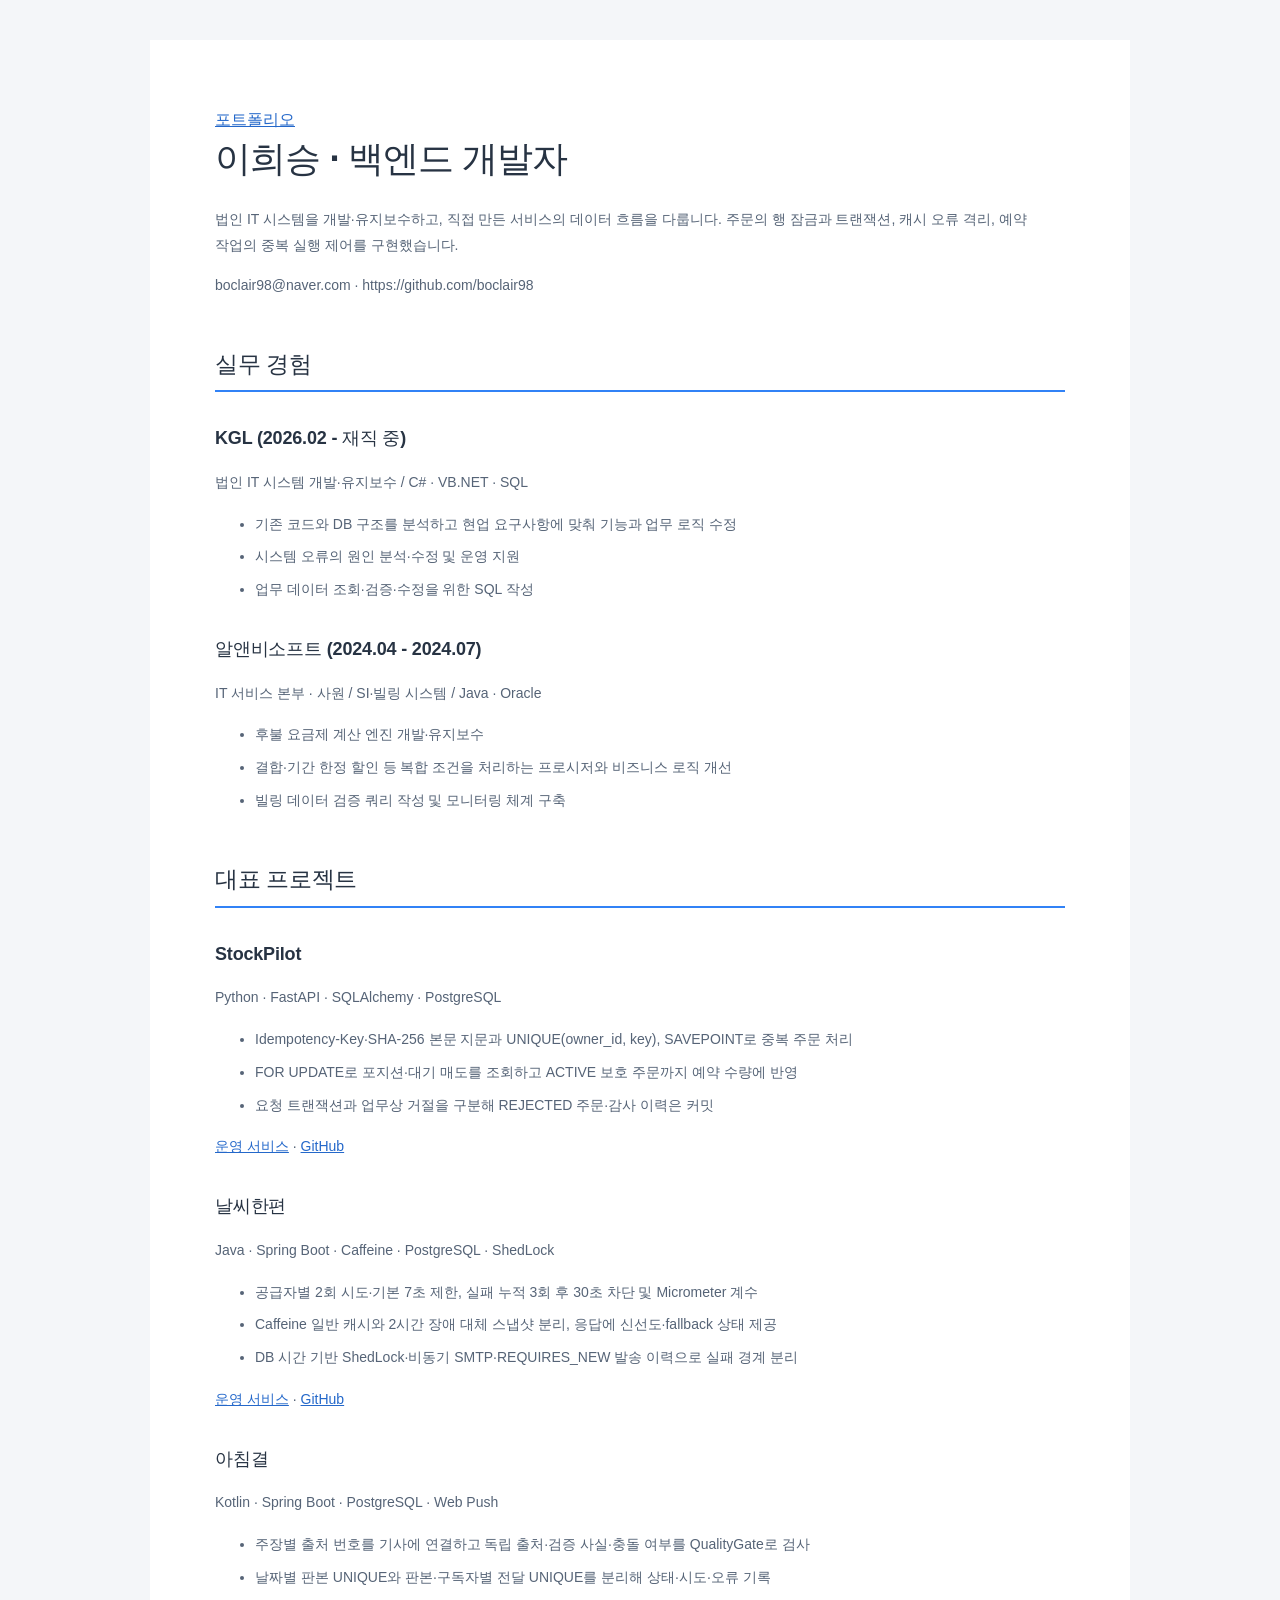
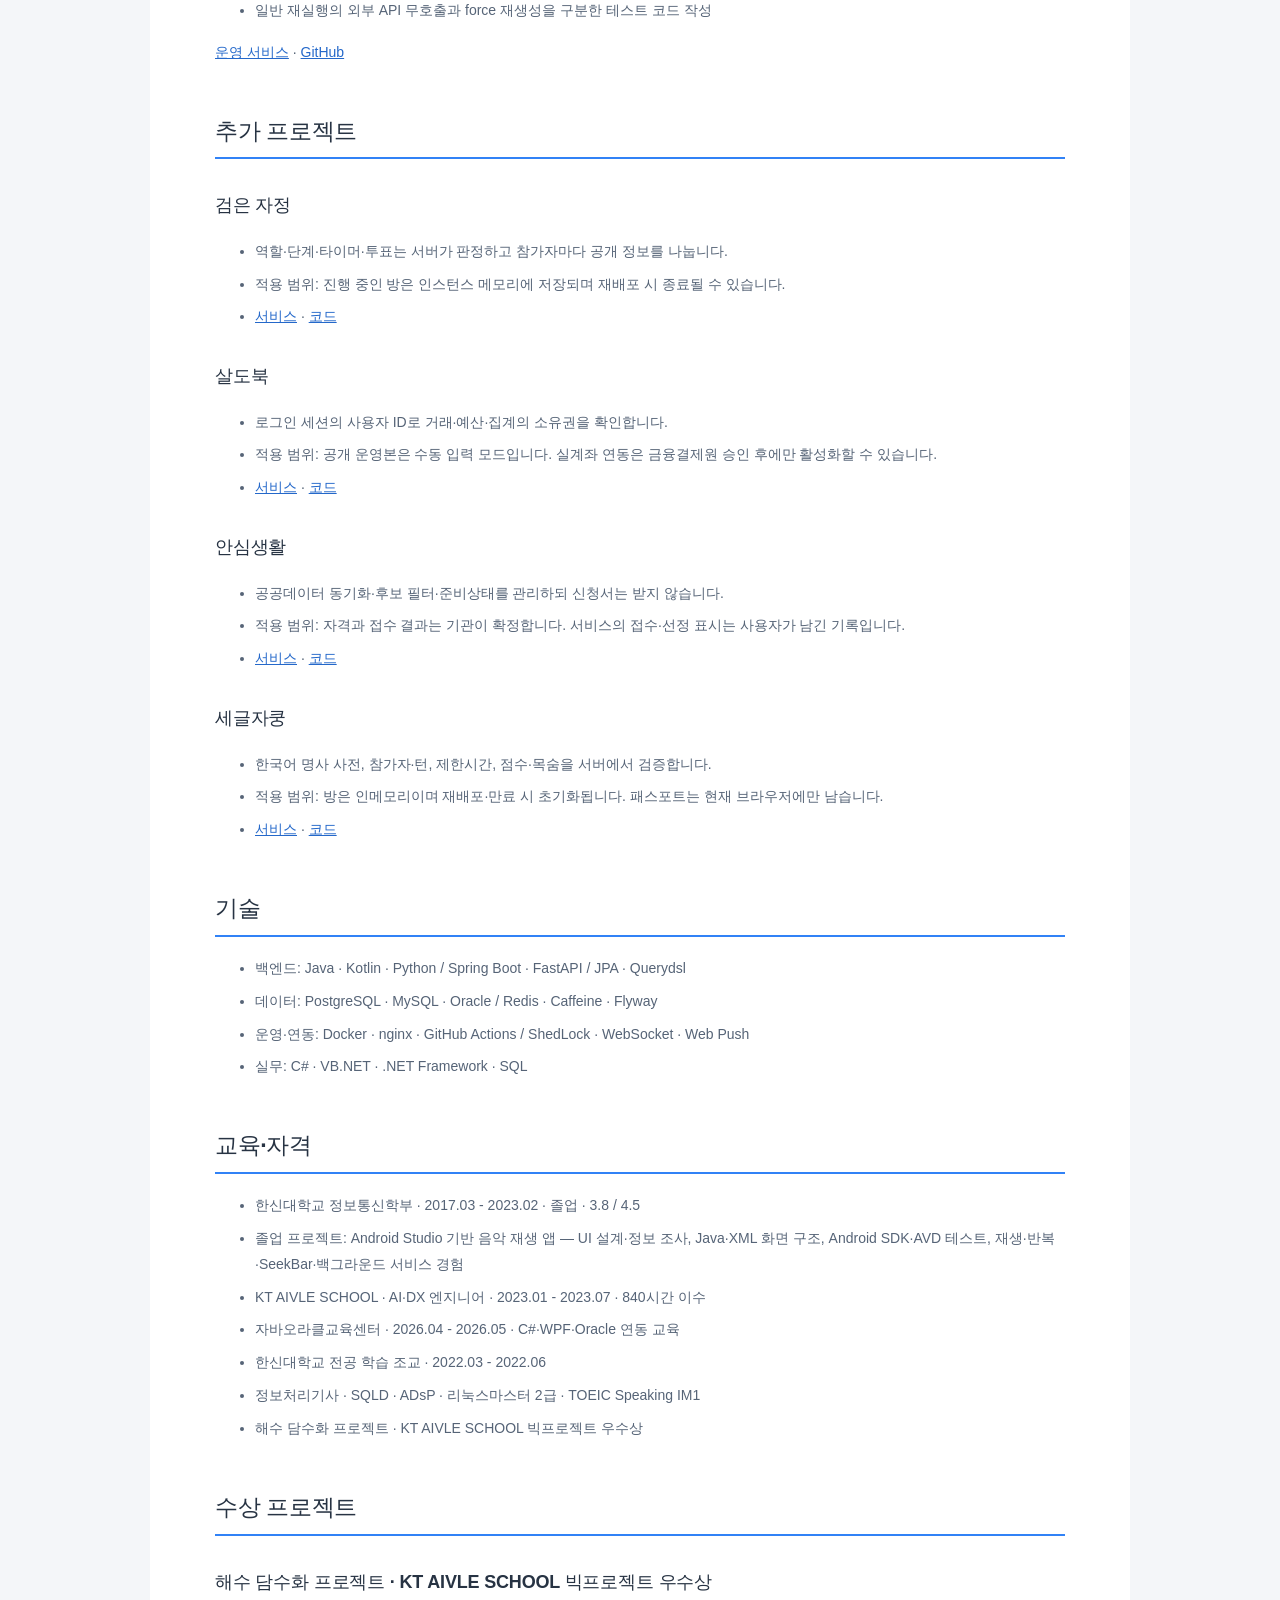
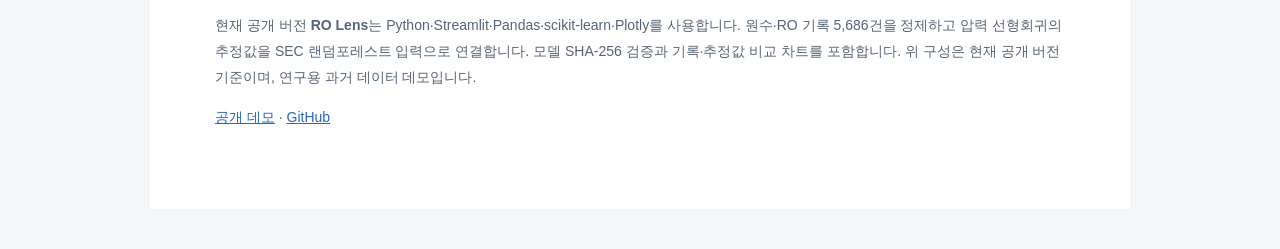
<file: resume.html>
<!doctype html><html lang="ko"><meta charset="utf-8"><meta name="viewport" content="width=device-width,initial-scale=1"><title>이희승 백엔드 개발자 이력서</title><link rel="icon" href="data:image/svg+xml,<svg xmlns='http://www.w3.org/2000/svg' viewBox='0 0 64 64'><rect width='64' height='64' rx='16' fill='%233182f6'/><text x='32' y='43' text-anchor='middle' font-size='32' font-family='Arial' font-weight='700' fill='white'>H</text></svg>"><style>body{margin:0;background:#f4f6f9;color:#273343;font-family:"Noto Sans KR",sans-serif;font-weight:400;font-synthesis:none;-webkit-font-smoothing:antialiased;word-break:keep-all;line-height:1.85}main{max-width:850px;background:white;margin:40px auto;padding:65px}h1{font-size:36px;font-weight:800;letter-spacing:-.025em;line-height:1.35;margin:0 0 24px}h2{font-size:23px;font-weight:700;letter-spacing:-.015em;line-height:1.5;margin-top:48px;border-bottom:2px solid #3182f6;padding-bottom:9px}h3{margin:30px 0 8px;font-size:18px;font-weight:700;letter-spacing:-.01em}p,li{font-size:14px;font-weight:400;color:#566477}strong{font-weight:600}a{color:#2468ca;font-weight:500}li{margin-bottom:7px}nav{display:flex;gap:20px} @media(max-width:650px){main{padding:25px;margin:0}h1{font-size:28px}}@media print{main{padding:0;margin:0}nav{display:none}}</style><main><nav><a href="index.html">포트폴리오</a></nav><h1>이희승 · 백엔드 개발자</h1><p>법인 IT 시스템을 개발·유지보수하고, 직접 만든 서비스의 데이터 흐름을 다룹니다. 주문의 행 잠금과 트랜잭션, 캐시 오류 격리, 예약 작업의 중복 실행 제어를 구현했습니다.</p><p>boclair98@naver.com · https://github.com/boclair98</p><h2>실무 경험</h2><h3>KGL (2026.02 - 재직 중)</h3><p>법인 IT 시스템 개발·유지보수 / C# · VB.NET · SQL</p><ul><li>기존 코드와 DB 구조를 분석하고 현업 요구사항에 맞춰 기능과 업무 로직 수정</li><li>시스템 오류의 원인 분석·수정 및 운영 지원</li><li>업무 데이터 조회·검증·수정을 위한 SQL 작성</li></ul><h3>알앤비소프트 (2024.04 - 2024.07)</h3><p>IT 서비스 본부 · 사원 / SI·빌링 시스템 / Java · Oracle</p><ul><li>후불 요금제 계산 엔진 개발·유지보수</li><li>결합·기간 한정 할인 등 복합 조건을 처리하는 프로시저와 비즈니스 로직 개선</li><li>빌링 데이터 검증 쿼리 작성 및 모니터링 체계 구축</li></ul><h2>대표 프로젝트</h2><h3>StockPilot</h3><p>Python · FastAPI · SQLAlchemy · PostgreSQL</p><ul><li>Idempotency-Key·SHA-256 본문 지문과 UNIQUE(owner_id, key), SAVEPOINT로 중복 주문 처리</li><li>FOR UPDATE로 포지션·대기 매도를 조회하고 ACTIVE 보호 주문까지 예약 수량에 반영</li><li>요청 트랜잭션과 업무상 거절을 구분해 REJECTED 주문·감사 이력은 커밋</li></ul><p><a href="https://stockpilot.coders.kr">운영 서비스</a> · <a href="https://github.com/boclair98/stockpilot">GitHub</a></p><h3>날씨한편</h3><p>Java · Spring Boot · Caffeine · PostgreSQL · ShedLock</p><ul><li>공급자별 2회 시도·기본 7초 제한, 실패 누적 3회 후 30초 차단 및 Micrometer 계수</li><li>Caffeine 일반 캐시와 2시간 장애 대체 스냅샷 분리, 응답에 신선도·fallback 상태 제공</li><li>DB 시간 기반 ShedLock·비동기 SMTP·REQUIRES_NEW 발송 이력으로 실패 경계 분리</li></ul><p><a href="https://weather.coders.kr">운영 서비스</a> · <a href="https://github.com/boclair98/Weather">GitHub</a></p><h3>아침결</h3><p>Kotlin · Spring Boot · PostgreSQL · Web Push</p><ul><li>주장별 출처 번호를 기사에 연결하고 독립 출처·검증 사실·충돌 여부를 QualityGate로 검사</li><li>날짜별 판본 UNIQUE와 판본·구독자별 전달 UNIQUE를 분리해 상태·시도·오류 기록</li><li>일반 재실행의 외부 API 무호출과 force 재생성을 구분한 테스트 코드 작성</li></ul><p><a href="https://morningnews.coders.kr">운영 서비스</a> · <a href="https://github.com/boclair98/achim-gyeol">GitHub</a></p><h2>추가 프로젝트</h2><h3>검은 자정</h3><ul><li>역할·단계·타이머·투표는 서버가 판정하고 참가자마다 공개 정보를 나눕니다.</li><li>적용 범위: 진행 중인 방은 인스턴스 메모리에 저장되며 재배포 시 종료될 수 있습니다.</li><li><a href="https://black-midnight.coders.kr">서비스</a> · <a href="https://github.com/boclair98/mafia-game">코드</a></li></ul><h3>살도북</h3><ul><li>로그인 세션의 사용자 ID로 거래·예산·집계의 소유권을 확인합니다.</li><li>적용 범위: 공개 운영본은 수동 입력 모드입니다. 실계좌 연동은 금융결제원 승인 후에만 활성화할 수 있습니다.</li><li><a href="https://saldobook.coders.kr">서비스</a> · <a href="https://github.com/boclair98/saldobook">코드</a></li></ul><h3>안심생활</h3><ul><li>공공데이터 동기화·후보 필터·준비상태를 관리하되 신청서는 받지 않습니다.</li><li>적용 범위: 자격과 접수 결과는 기관이 확정합니다. 서비스의 접수·선정 표시는 사용자가 남긴 기록입니다.</li><li><a href="https://ansimlife.coders.kr">서비스</a> · <a href="https://github.com/boclair98/ansimlife">코드</a></li></ul><h3>세글자쿵</h3><ul><li>한국어 명사 사전, 참가자·턴, 제한시간, 점수·목숨을 서버에서 검증합니다.</li><li>적용 범위: 방은 인메모리이며 재배포·만료 시 초기화됩니다. 패스포트는 현재 브라우저에만 남습니다.</li><li><a href="https://segulja-kkung.coders.kr">서비스</a> · <a href="https://github.com/boclair98/kkoong">코드</a></li></ul><h2>기술</h2><ul><li>백엔드: Java · Kotlin · Python / Spring Boot · FastAPI / JPA · Querydsl</li><li>데이터: PostgreSQL · MySQL · Oracle / Redis · Caffeine · Flyway</li><li>운영·연동: Docker · nginx · GitHub Actions / ShedLock · WebSocket · Web Push</li><li>실무: C# · VB.NET · .NET Framework · SQL</li></ul><h2>교육·자격</h2><ul><li>한신대학교 정보통신학부 · 2017.03 - 2023.02 · 졸업 · 3.8 / 4.5</li><li>졸업 프로젝트: Android Studio 기반 음악 재생 앱 — UI 설계·정보 조사, Java·XML 화면 구조, Android SDK·AVD 테스트, 재생·반복·SeekBar·백그라운드 서비스 경험</li><li>KT AIVLE SCHOOL · AI·DX 엔지니어 · 2023.01 - 2023.07 · 840시간 이수</li><li>자바오라클교육센터 · 2026.04 - 2026.05 · C#·WPF·Oracle 연동 교육</li><li>한신대학교 전공 학습 조교 · 2022.03 - 2022.06</li><li>정보처리기사 · SQLD · ADsP · 리눅스마스터 2급 · TOEIC Speaking IM1</li><li>해수 담수화 프로젝트 · KT AIVLE SCHOOL 빅프로젝트 우수상</li></ul><h2>수상 프로젝트</h2><h3>해수 담수화 프로젝트 · KT AIVLE SCHOOL 빅프로젝트 우수상</h3><p>현재 공개 버전 <strong>RO Lens</strong>는 Python·Streamlit·Pandas·scikit-learn·Plotly를 사용합니다. 원수·RO 기록 5,686건을 정제하고 압력 선형회귀의 추정값을 SEC 랜덤포레스트 입력으로 연결합니다. 모델 SHA-256 검증과 기록·추정값 비교 차트를 포함합니다. 위 구성은 현재 공개 버전 기준이며, 연구용 과거 데이터 데모입니다.</p><p><a href="https://haesudamsuhwa.coders.kr/">공개 데모</a> · <a href="https://github.com/boclair98/haesudamsuhwa_project_streamlit">GitHub</a></p></main></html>
</file>
